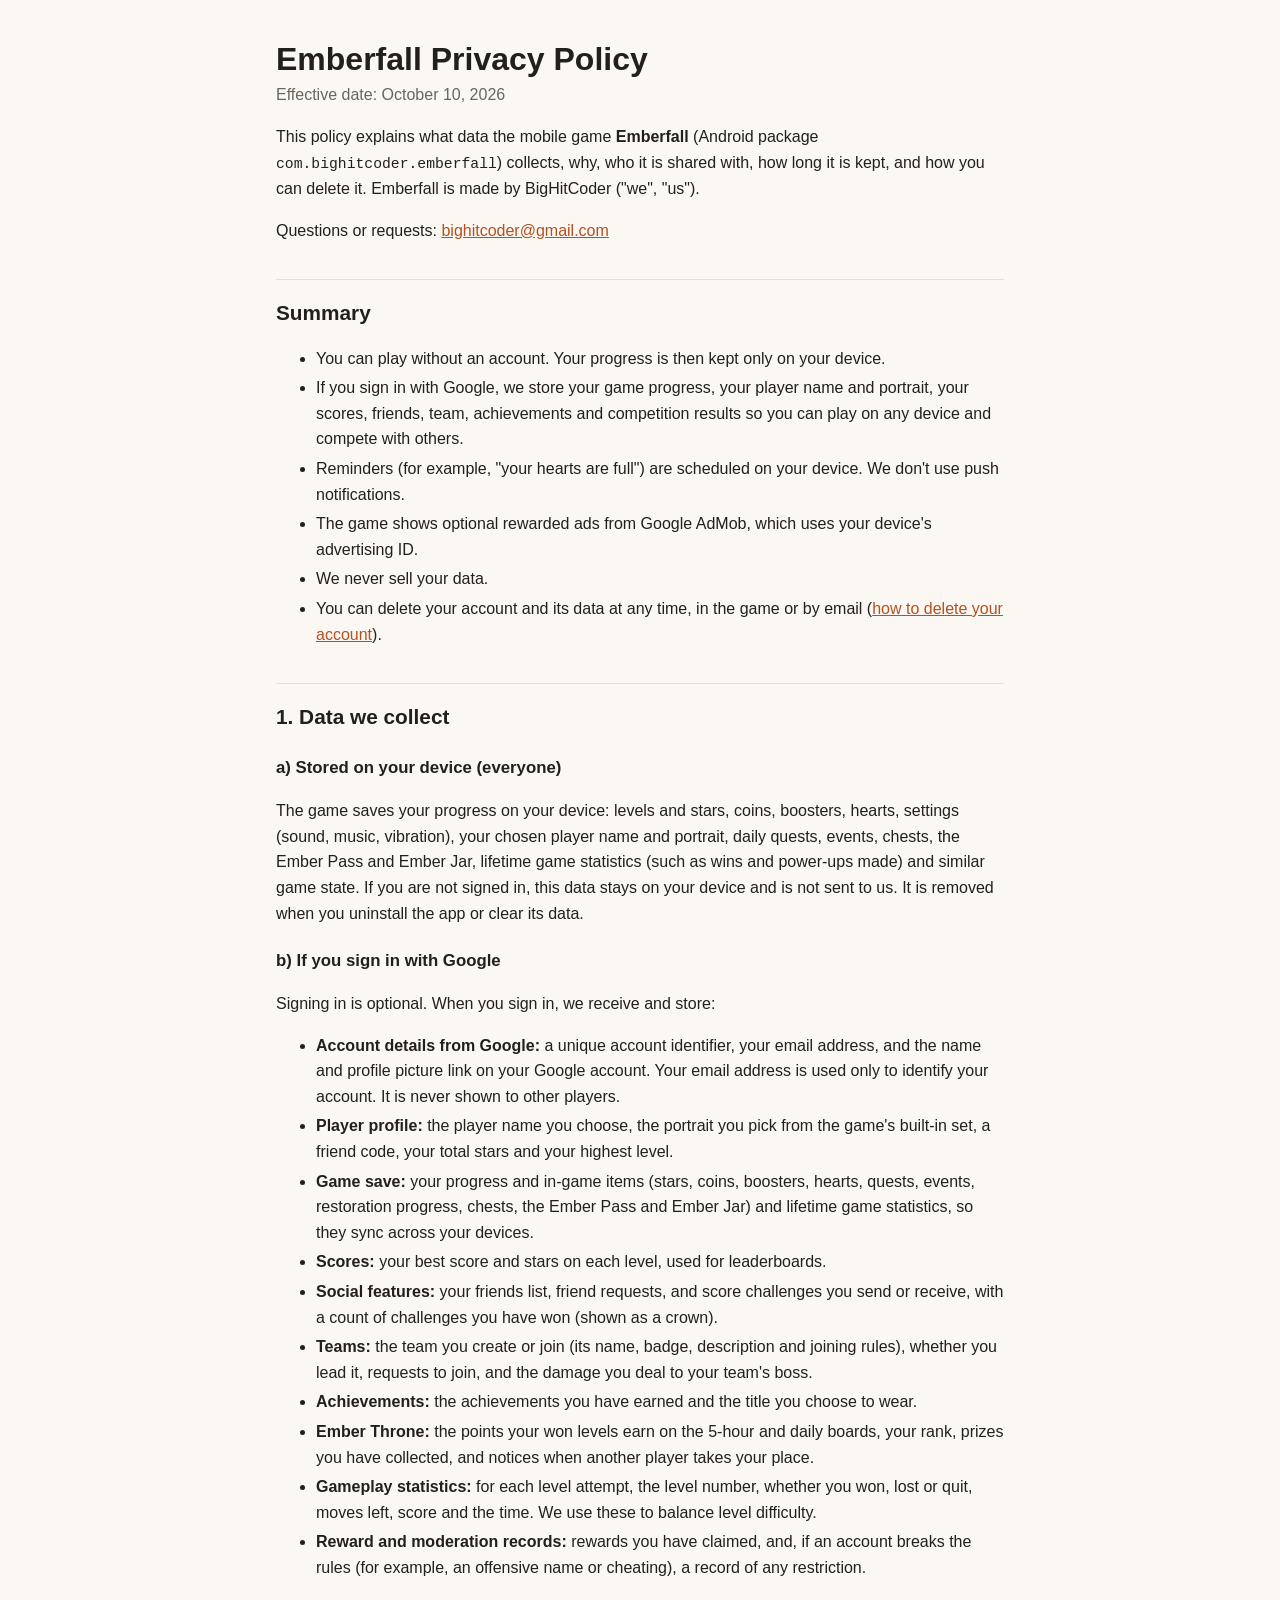
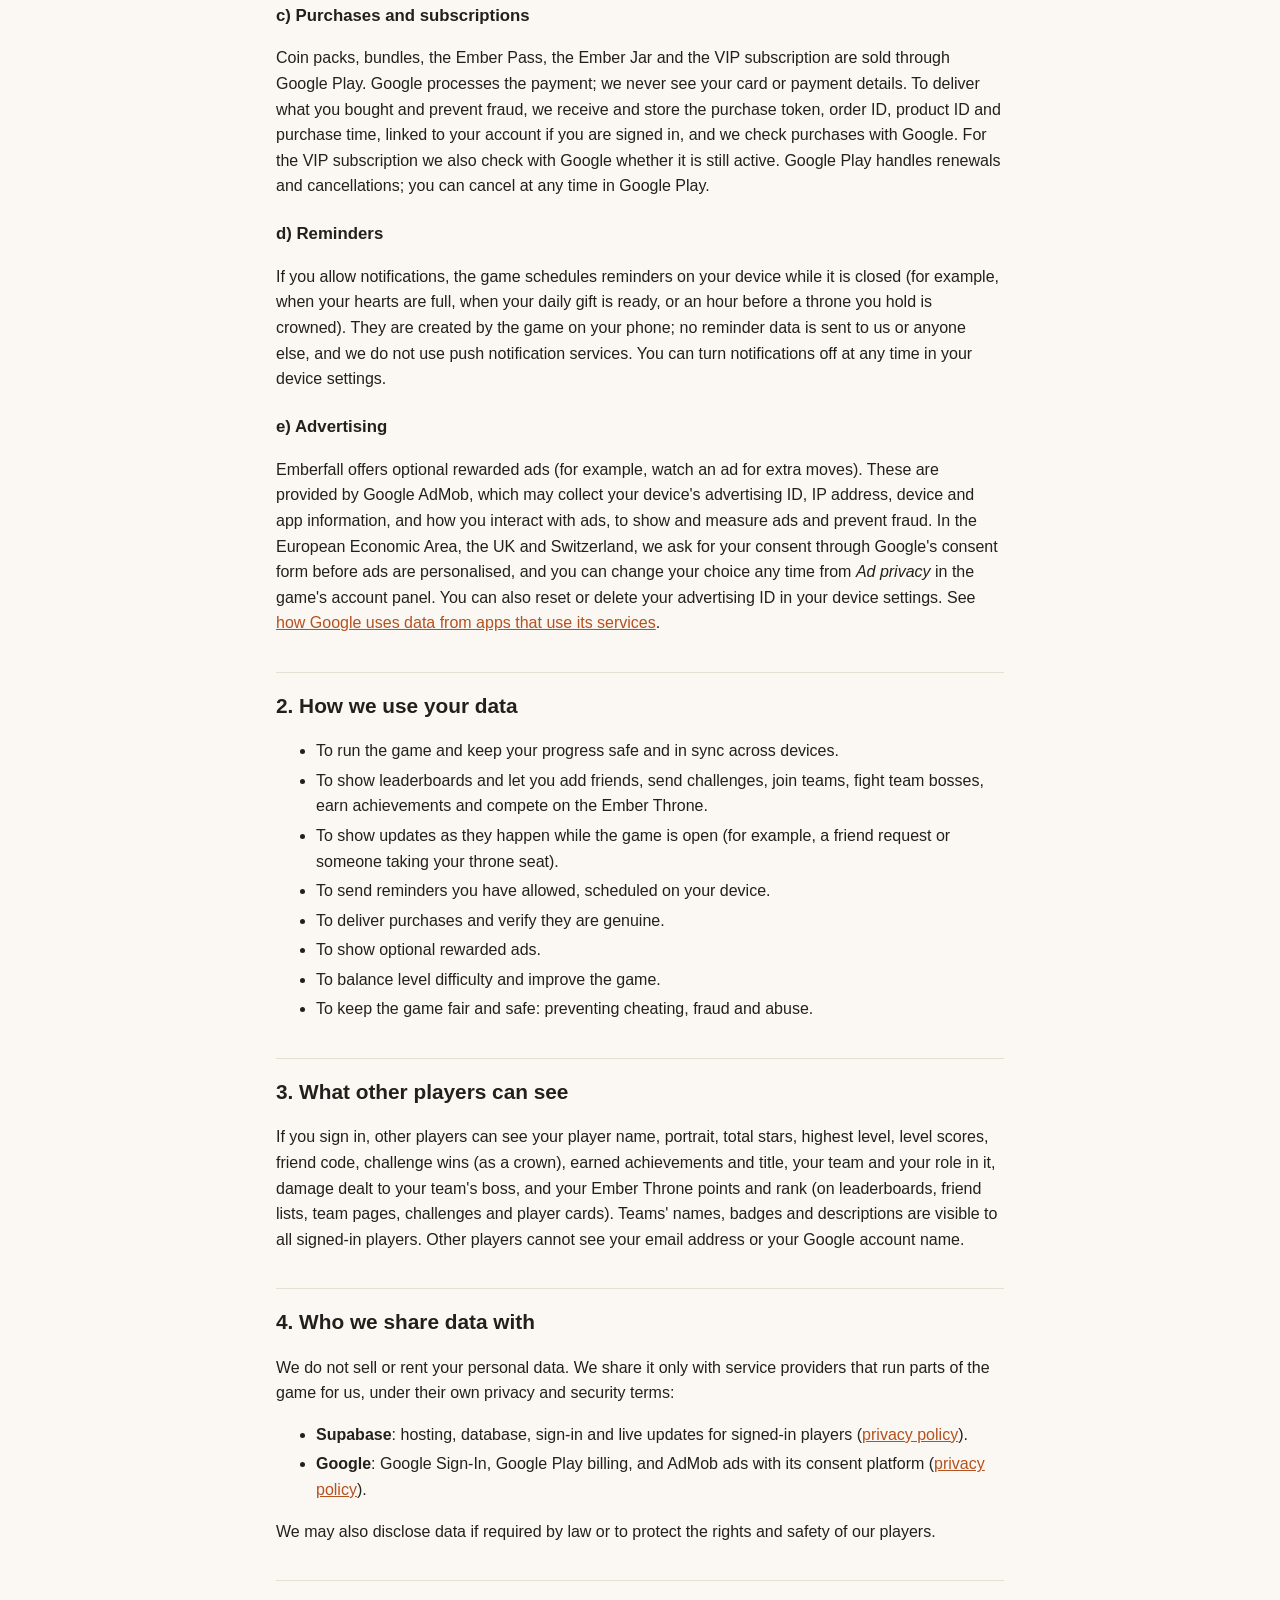
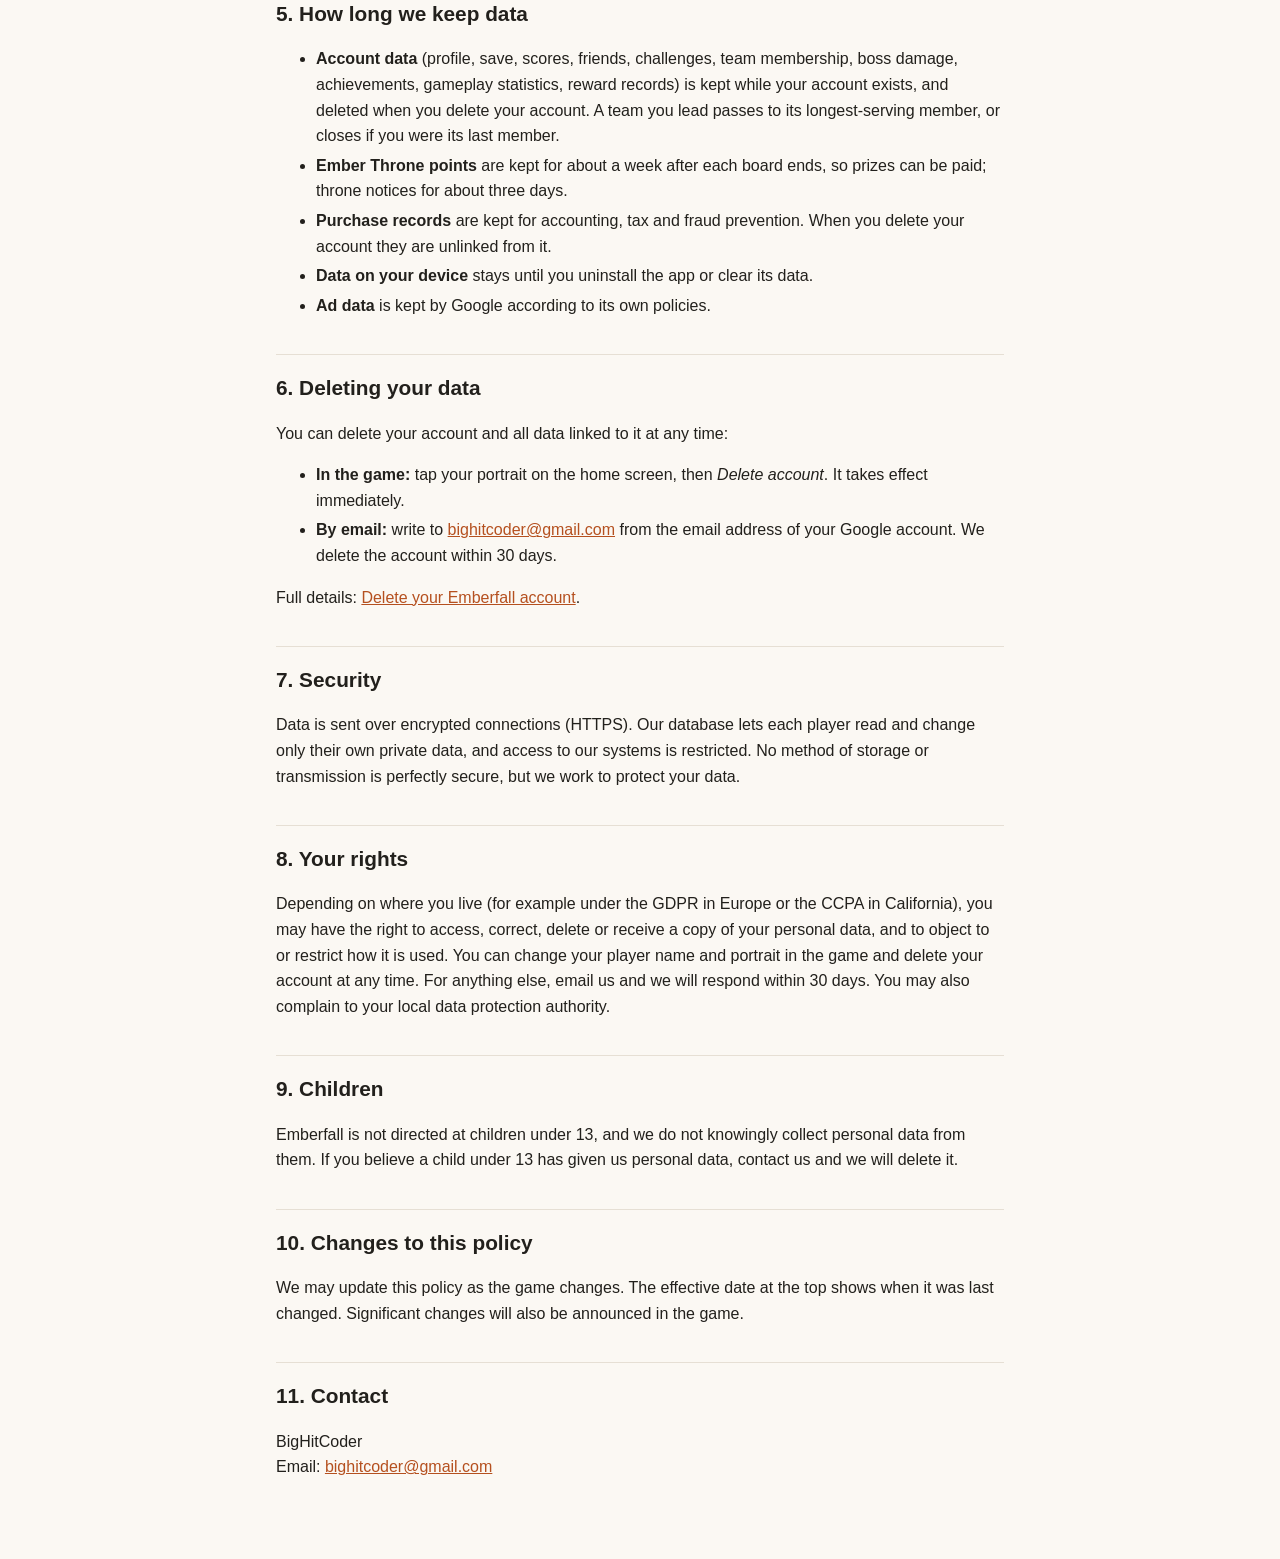
<file: index.html>
<!doctype html>
<html lang="en">
<head>
<meta charset="utf-8">
<meta name="viewport" content="width=device-width, initial-scale=1">
<title>Emberfall Privacy Policy</title>
<meta name="description" content="How the Emberfall game collects, uses, shares and deletes your data.">
<link rel="stylesheet" href="style.css">
</head>
<body>
<main>
<h1>Emberfall Privacy Policy</h1>
<p class="meta">Effective date: October 10, 2026</p>

<p>This policy explains what data the mobile game <strong>Emberfall</strong> (Android package
<code>com.bighitcoder.emberfall</code>) collects, why, who it is shared with, how long it is kept,
and how you can delete it. Emberfall is made by BigHitCoder ("we", "us").</p>

<p>Questions or requests: <a href="mailto:bighitcoder@gmail.com">bighitcoder@gmail.com</a></p>

<h2>Summary</h2>
<ul>
  <li>You can play without an account. Your progress is then kept only on your device.</li>
  <li>If you sign in with Google, we store your game progress, your player name and portrait,
      your scores, friends, team, achievements and competition results so you can play on any
      device and compete with others.</li>
  <li>Reminders (for example, "your hearts are full") are scheduled on your device. We don't use
      push notifications.</li>
  <li>The game shows optional rewarded ads from Google AdMob, which uses your device's advertising ID.</li>
  <li>We never sell your data.</li>
  <li>You can delete your account and its data at any time, in the game or by email
      (<a href="delete-account.html">how to delete your account</a>).</li>
</ul>

<h2>1. Data we collect</h2>

<h3>a) Stored on your device (everyone)</h3>
<p>The game saves your progress on your device: levels and stars, coins, boosters, hearts,
settings (sound, music, vibration), your chosen player name and portrait, daily quests, events,
chests, the Ember Pass and Ember Jar, lifetime game statistics (such as wins and power-ups made)
and similar game state. If you are not signed in, this data stays on your device and is not
sent to us. It is removed when you uninstall the app or clear its data.</p>

<h3>b) If you sign in with Google</h3>
<p>Signing in is optional. When you sign in, we receive and store:</p>
<ul>
  <li><strong>Account details from Google:</strong> a unique account identifier, your email address,
      and the name and profile picture link on your Google account. Your email address is used
      only to identify your account. It is never shown to other players.</li>
  <li><strong>Player profile:</strong> the player name you choose, the portrait you pick from the
      game's built-in set, a friend code, your total stars and your highest level.</li>
  <li><strong>Game save:</strong> your progress and in-game items (stars, coins, boosters, hearts,
      quests, events, restoration progress, chests, the Ember Pass and Ember Jar) and lifetime game
      statistics, so they sync across your devices.</li>
  <li><strong>Scores:</strong> your best score and stars on each level, used for leaderboards.</li>
  <li><strong>Social features:</strong> your friends list, friend requests, and score challenges you
      send or receive, with a count of challenges you have won (shown as a crown).</li>
  <li><strong>Teams:</strong> the team you create or join (its name, badge, description and joining
      rules), whether you lead it, requests to join, and the damage you deal to your team's boss.</li>
  <li><strong>Achievements:</strong> the achievements you have earned and the title you choose to wear.</li>
  <li><strong>Ember Throne:</strong> the points your won levels earn on the 5-hour and daily boards,
      your rank, prizes you have collected, and notices when another player takes your place.</li>
  <li><strong>Gameplay statistics:</strong> for each level attempt, the level number, whether you won,
      lost or quit, moves left, score and the time. We use these to balance level difficulty.</li>
  <li><strong>Reward and moderation records:</strong> rewards you have claimed, and, if an account
      breaks the rules (for example, an offensive name or cheating), a record of any restriction.</li>
</ul>

<h3>c) Purchases and subscriptions</h3>
<p>Coin packs, bundles, the Ember Pass, the Ember Jar and the VIP subscription are sold through
Google Play. Google processes the payment; we never see your card or payment details. To deliver
what you bought and prevent fraud, we receive and store the purchase token, order ID, product ID
and purchase time, linked to your account if you are signed in, and we check purchases with
Google. For the VIP subscription we also check with Google whether it is still active. Google
Play handles renewals and cancellations; you can cancel at any time in Google Play.</p>

<h3>d) Reminders</h3>
<p>If you allow notifications, the game schedules reminders on your device while it is closed
(for example, when your hearts are full, when your daily gift is ready, or an hour before a throne
you hold is crowned). They are created by the game on your phone; no reminder data is sent to us
or anyone else, and we do not use push notification services. You can turn notifications off at
any time in your device settings.</p>

<h3>e) Advertising</h3>
<p>Emberfall offers optional rewarded ads (for example, watch an ad for extra moves). These are
provided by Google AdMob, which may collect your device's advertising ID, IP address, device and
app information, and how you interact with ads, to show and measure ads and prevent fraud.
In the European Economic Area, the UK and Switzerland, we ask for your consent through Google's
consent form before ads are personalised, and you can change your choice any time from
<em>Ad privacy</em> in the game's account panel. You can also reset or delete your advertising ID
in your device settings. See
<a href="https://policies.google.com/technologies/partner-sites">how Google uses data from apps that use its services</a>.</p>

<h2>2. How we use your data</h2>
<ul>
  <li>To run the game and keep your progress safe and in sync across devices.</li>
  <li>To show leaderboards and let you add friends, send challenges, join teams, fight team bosses,
      earn achievements and compete on the Ember Throne.</li>
  <li>To show updates as they happen while the game is open (for example, a friend request or
      someone taking your throne seat).</li>
  <li>To send reminders you have allowed, scheduled on your device.</li>
  <li>To deliver purchases and verify they are genuine.</li>
  <li>To show optional rewarded ads.</li>
  <li>To balance level difficulty and improve the game.</li>
  <li>To keep the game fair and safe: preventing cheating, fraud and abuse.</li>
</ul>

<h2>3. What other players can see</h2>
<p>If you sign in, other players can see your player name, portrait, total stars, highest level,
level scores, friend code, challenge wins (as a crown), earned achievements and title, your team
and your role in it, damage dealt to your team's boss, and your Ember Throne points and rank (on
leaderboards, friend lists, team pages, challenges and player cards). Teams' names, badges and
descriptions are visible to all signed-in players. Other players cannot see your email address or
your Google account name.</p>

<h2>4. Who we share data with</h2>
<p>We do not sell or rent your personal data. We share it only with service providers that run
parts of the game for us, under their own privacy and security terms:</p>
<ul>
  <li><strong>Supabase</strong>: hosting, database, sign-in and live updates for signed-in players
      (<a href="https://supabase.com/privacy">privacy policy</a>).</li>
  <li><strong>Google</strong>: Google Sign-In, Google Play billing, and AdMob ads with its consent
      platform (<a href="https://policies.google.com/privacy">privacy policy</a>).</li>
</ul>
<p>We may also disclose data if required by law or to protect the rights and safety of our players.</p>

<h2>5. How long we keep data</h2>
<ul>
  <li><strong>Account data</strong> (profile, save, scores, friends, challenges, team membership,
      boss damage, achievements, gameplay statistics, reward records) is kept while your account
      exists, and deleted when you delete your account. A team you lead passes to its longest-serving
      member, or closes if you were its last member.</li>
  <li><strong>Ember Throne points</strong> are kept for about a week after each board ends, so prizes
      can be paid; throne notices for about three days.</li>
  <li><strong>Purchase records</strong> are kept for accounting, tax and fraud prevention. When you
      delete your account they are unlinked from it.</li>
  <li><strong>Data on your device</strong> stays until you uninstall the app or clear its data.</li>
  <li><strong>Ad data</strong> is kept by Google according to its own policies.</li>
</ul>

<h2>6. Deleting your data</h2>
<p>You can delete your account and all data linked to it at any time:</p>
<ul>
  <li><strong>In the game:</strong> tap your portrait on the home screen, then <em>Delete account</em>.
      It takes effect immediately.</li>
  <li><strong>By email:</strong> write to <a href="mailto:bighitcoder@gmail.com">bighitcoder@gmail.com</a>
      from the email address of your Google account. We delete the account within 30 days.</li>
</ul>
<p>Full details: <a href="delete-account.html">Delete your Emberfall account</a>.</p>

<h2>7. Security</h2>
<p>Data is sent over encrypted connections (HTTPS). Our database lets each player read and change
only their own private data, and access to our systems is restricted. No method of storage or
transmission is perfectly secure, but we work to protect your data.</p>

<h2>8. Your rights</h2>
<p>Depending on where you live (for example under the GDPR in Europe or the CCPA in California),
you may have the right to access, correct, delete or receive a copy of your personal data, and
to object to or restrict how it is used. You can change your player name and portrait in the game
and delete your account at any time. For anything else, email us and we will respond within 30 days.
You may also complain to your local data protection authority.</p>

<h2>9. Children</h2>
<p>Emberfall is not directed at children under 13, and we do not knowingly collect personal data
from them. If you believe a child under 13 has given us personal data, contact us and we will
delete it.</p>

<h2>10. Changes to this policy</h2>
<p>We may update this policy as the game changes. The effective date at the top shows when it was
last changed. Significant changes will also be announced in the game.</p>

<h2>11. Contact</h2>
<p>BigHitCoder<br>
Email: <a href="mailto:bighitcoder@gmail.com">bighitcoder@gmail.com</a></p>
</main>
</body>
</html>
</file>
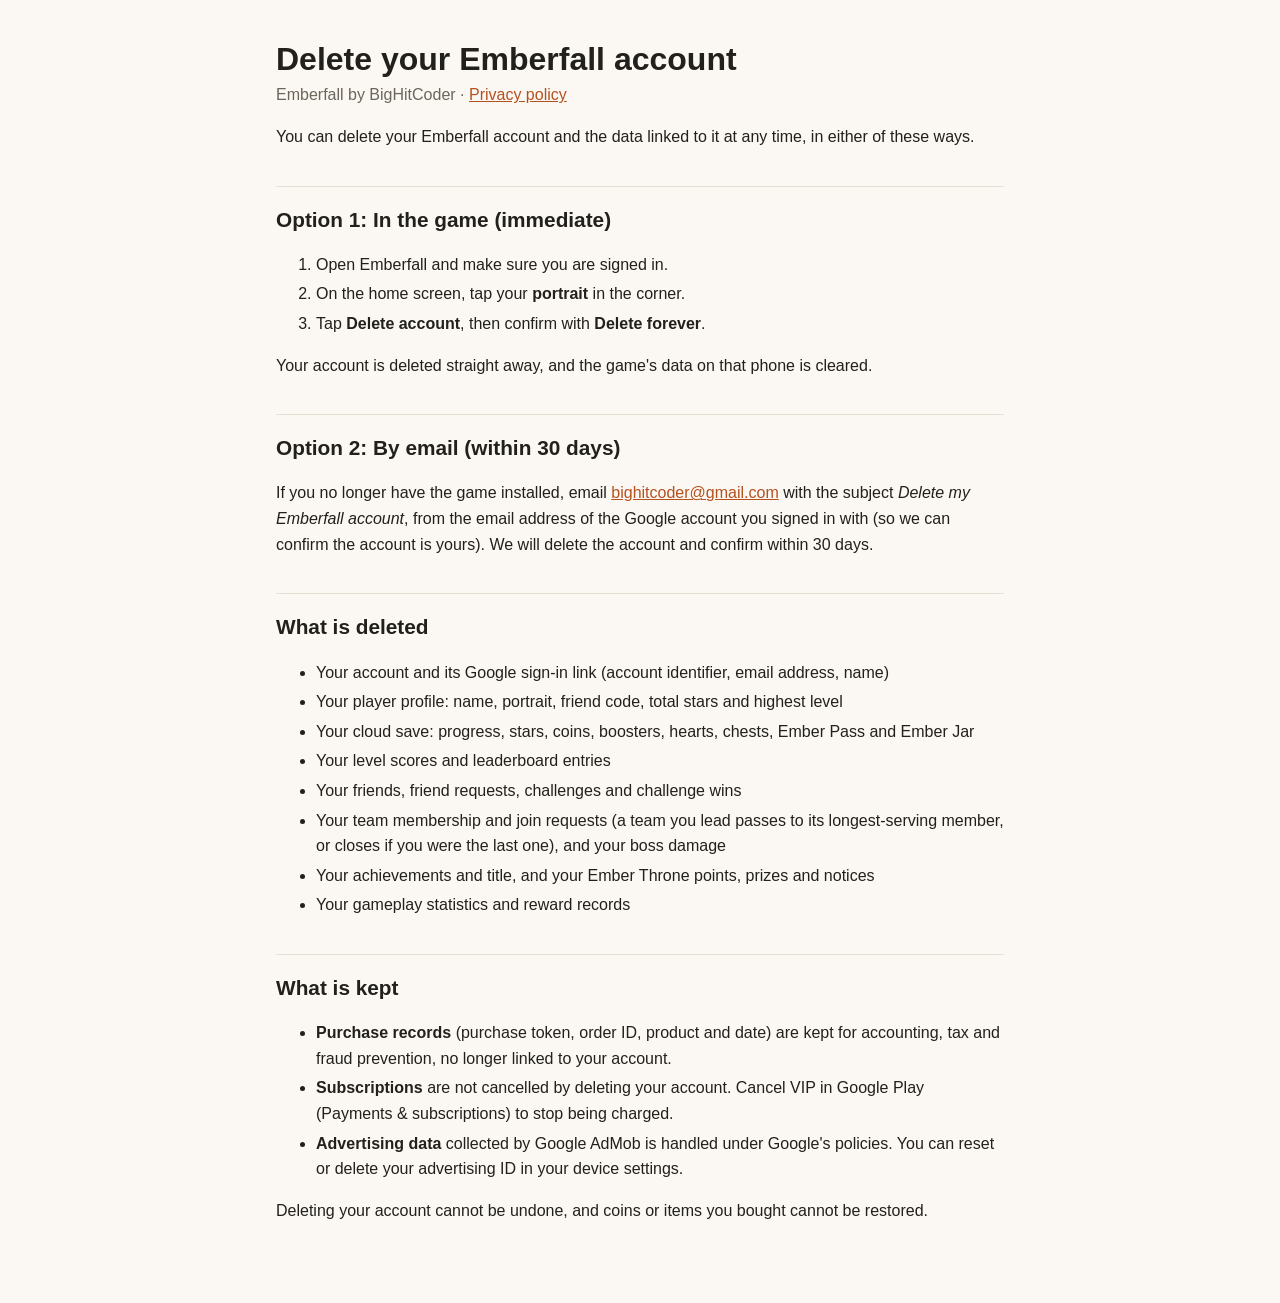
<file: delete-account.html>
<!doctype html>
<html lang="en">
<head>
<meta charset="utf-8">
<meta name="viewport" content="width=device-width, initial-scale=1">
<title>Delete Emberfall Account</title>
<meta name="description" content="How to delete your Emberfall account and the data linked to it.">
<link rel="stylesheet" href="style.css">
</head>
<body>
<main>
<h1>Delete your Emberfall account</h1>
<p class="meta">Emberfall by BigHitCoder &middot; <a href="./">Privacy policy</a></p>

<p>You can delete your Emberfall account and the data linked to it at any time, in either of
these ways.</p>

<h2>Option 1: In the game (immediate)</h2>
<ol>
  <li>Open Emberfall and make sure you are signed in.</li>
  <li>On the home screen, tap your <strong>portrait</strong> in the corner.</li>
  <li>Tap <strong>Delete account</strong>, then confirm with <strong>Delete forever</strong>.</li>
</ol>
<p>Your account is deleted straight away, and the game's data on that phone is cleared.</p>

<h2>Option 2: By email (within 30 days)</h2>
<p>If you no longer have the game installed, email
<a href="mailto:bighitcoder@gmail.com?subject=Delete%20my%20Emberfall%20account">bighitcoder@gmail.com</a>
with the subject <em>Delete my Emberfall account</em>, from the email address of the Google account
you signed in with (so we can confirm the account is yours). We will delete the account and
confirm within 30 days.</p>

<h2>What is deleted</h2>
<ul>
  <li>Your account and its Google sign-in link (account identifier, email address, name)</li>
  <li>Your player profile: name, portrait, friend code, total stars and highest level</li>
  <li>Your cloud save: progress, stars, coins, boosters, hearts, chests, Ember Pass and Ember Jar</li>
  <li>Your level scores and leaderboard entries</li>
  <li>Your friends, friend requests, challenges and challenge wins</li>
  <li>Your team membership and join requests (a team you lead passes to its longest-serving member,
      or closes if you were the last one), and your boss damage</li>
  <li>Your achievements and title, and your Ember Throne points, prizes and notices</li>
  <li>Your gameplay statistics and reward records</li>
</ul>

<h2>What is kept</h2>
<ul>
  <li><strong>Purchase records</strong> (purchase token, order ID, product and date) are kept for
      accounting, tax and fraud prevention, no longer linked to your account.</li>
  <li><strong>Subscriptions</strong> are not cancelled by deleting your account. Cancel VIP in
      Google Play (Payments &amp; subscriptions) to stop being charged.</li>
  <li><strong>Advertising data</strong> collected by Google AdMob is handled under Google's policies.
      You can reset or delete your advertising ID in your device settings.</li>
</ul>

<p>Deleting your account cannot be undone, and coins or items you bought cannot be restored.</p>
</main>
</body>
</html>
</file>
<file: style.css>
:root {
  --bg: #fbf8f3;
  --text: #22201c;
  --muted: #6b655c;
  --accent: #b5501f;
  --rule: #e6dfd4;
}

@media (prefers-color-scheme: dark) {
  :root {
    --bg: #17151a;
    --text: #ece7df;
    --muted: #a59e94;
    --accent: #ff9a5c;
    --rule: #33303a;
  }
}

* { box-sizing: border-box; }

body {
  margin: 0;
  background: var(--bg);
  color: var(--text);
  font: 16px/1.6 -apple-system, BlinkMacSystemFont, "Segoe UI", Roboto, Helvetica, Arial, sans-serif;
}

main {
  max-width: 760px;
  margin: 0 auto;
  padding: 40px 16px 64px;
}

h1 { font-size: 2rem; line-height: 1.2; margin: 0 0 4px; }
h2 { font-size: 1.3rem; margin: 36px 0 8px; padding-top: 16px; border-top: 1px solid var(--rule); }
h3 { font-size: 1.05rem; margin: 22px 0 6px; }
.meta { color: var(--muted); margin-top: 0; }
a { color: var(--accent); }
code { font-size: 0.92em; overflow-wrap: anywhere; }
li { margin: 4px 0; }
</file>
